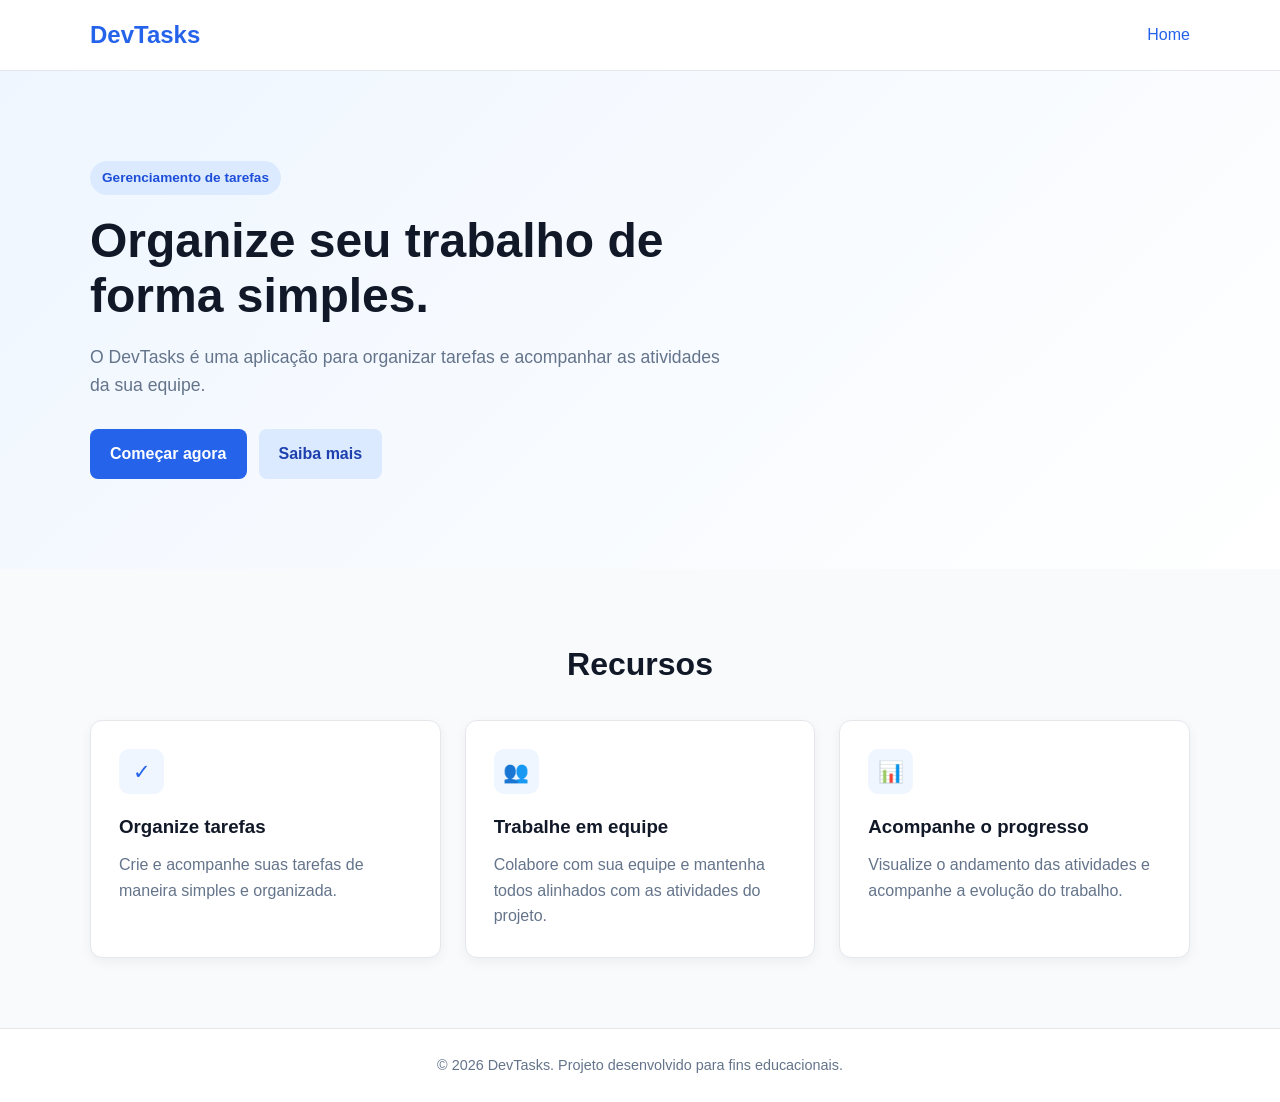
<file: Home/index.html>
<!DOCTYPE html>
<html lang="pt-BR">

<head>
    <meta charset="UTF-8">
    <meta name="viewport" content="width=device-width, initial-scale=1.0">
    <title>DevTasks - Home</title>

    <link rel="stylesheet" href="style.css">
</head>

<body>

    <header class="header">
        <div class="container header-content">
            <h1 class="logo">DevTasks</h1>

            <nav class="nav">
                <a href="index.html" class="active">Home</a>
            </nav>
        </div>
    </header>

    <main>
        <section class="hero">
            <div class="container">
                <span class="badge">Gerenciamento de tarefas</span>

                <h2>Organize seu trabalho de forma simples.</h2>

                <p>
                    O DevTasks é uma aplicação para organizar tarefas
                    e acompanhar as atividades da sua equipe.
                </p>

                <div class="hero-actions">
                    <a href="#" class="button primary">Começar agora</a>
                    <a href="#" class="button secondary">Saiba mais</a>
                </div>
            </div>
        </section>

        <section class="features">
            <div class="container">
                <h2>Recursos</h2>

                <div class="cards">

                    <article class="card">
                        <div class="card-icon">✓</div>
                        <h3>Organize tarefas</h3>
                        <p>
                            Crie e acompanhe suas tarefas de maneira
                            simples e organizada.
                        </p>
                    </article>

                    <article class="card">
                        <div class="card-icon">👥</div>
                        <h3>Trabalhe em equipe</h3>
                        <p>
                            Colabore com sua equipe e mantenha todos
                            alinhados com as atividades do projeto.
                        </p>
                    </article>

                    <article class="card">
                        <div class="card-icon">📊</div>
                        <h3>Acompanhe o progresso</h3>
                        <p>
                            Visualize o andamento das atividades e
                            acompanhe a evolução do trabalho.
                        </p>
                    </article>

                </div>
            </div>
        </section>
    </main>

    <footer class="footer">
        <div class="container">
            <p>
                &copy; 2026 DevTasks. Projeto desenvolvido para fins educacionais.
            </p>
        </div>
    </footer>

</body>

</html>
</file>
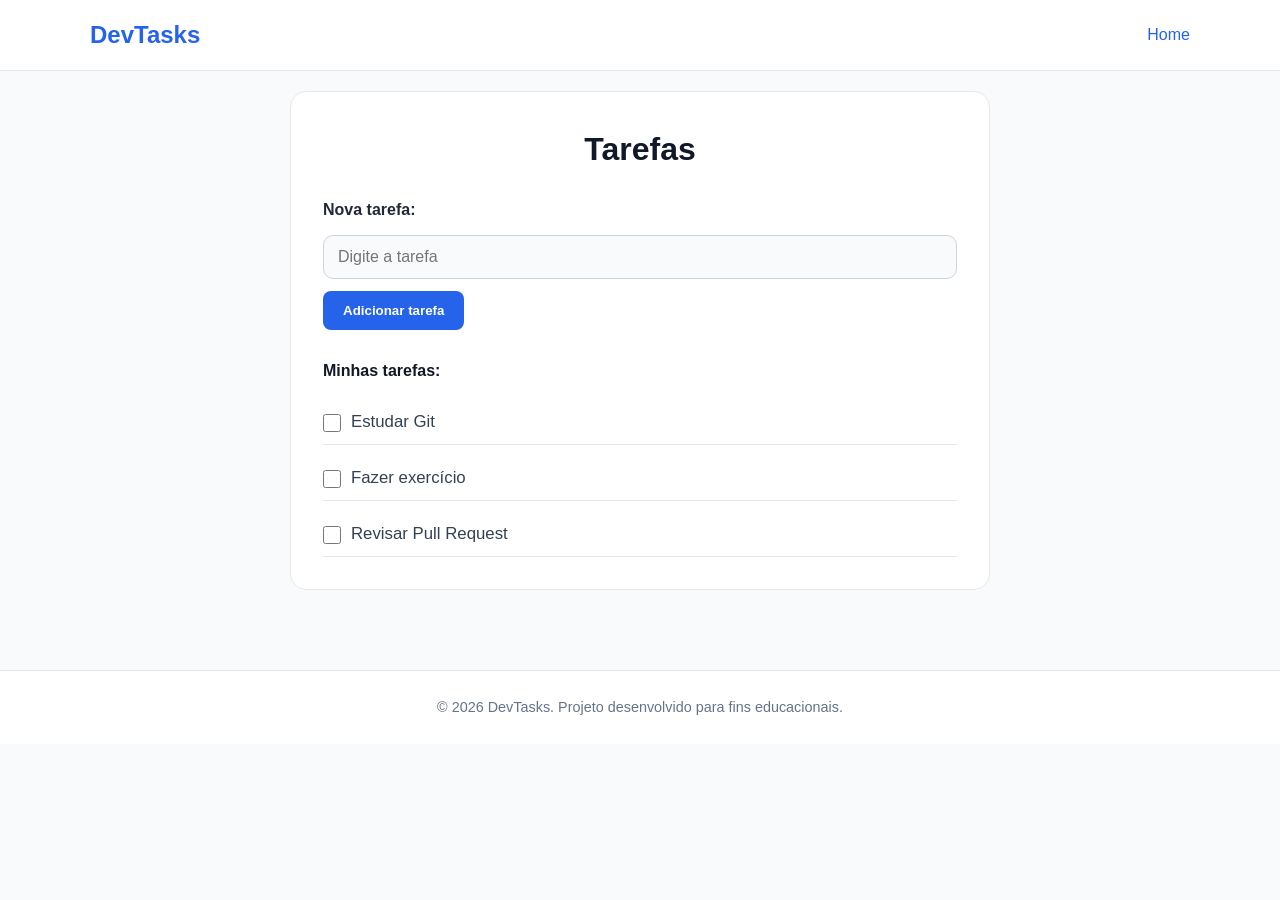
<file: Tarefas/index.html>
<!DOCTYPE html>
<html lang="pt-BR">

<head>
    <meta charset="UTF-8">
    <meta name="viewport" content="width=device-width, initial-scale=1.0">
    <title>DevTasks - Home</title>

    <link rel="stylesheet" href="style.css">
</head>

<body>

    <header class="header">
        <div class="container header-content">
            <h1 class="logo">DevTasks</h1>

            <nav class="nav">
                <a href="index.html" class="active">Home</a>
            </nav>
        </div>
    </header>

    <main>
        <section class="tasks">
            <div class="container task-panel">
                <h2>Tarefas</h2>

                <div class="task-form">
                    <label for="task-input">Nova tarefa:</label>
                    <input id="task-input" type="text" placeholder="Digite a tarefa">
                    <button type="button" class="button primary">Adicionar tarefa</button>
                </div>

                <div class="task-list-box">
                    <p>Minhas tarefas:</p>

                    <label class="task-item"><input type="checkbox"> Estudar Git</label>
                    <label class="task-item"><input type="checkbox"> Fazer exercício</label>
                    <label class="task-item"><input type="checkbox"> Revisar Pull Request</label>
                </div>
            </div>
        </section>
    </main>

    <footer class="footer">
        <div class="container">
            <p>
                &copy; 2026 DevTasks. Projeto desenvolvido para fins educacionais.
            </p>
        </div>
    </footer>

</body>

</html>
</file>
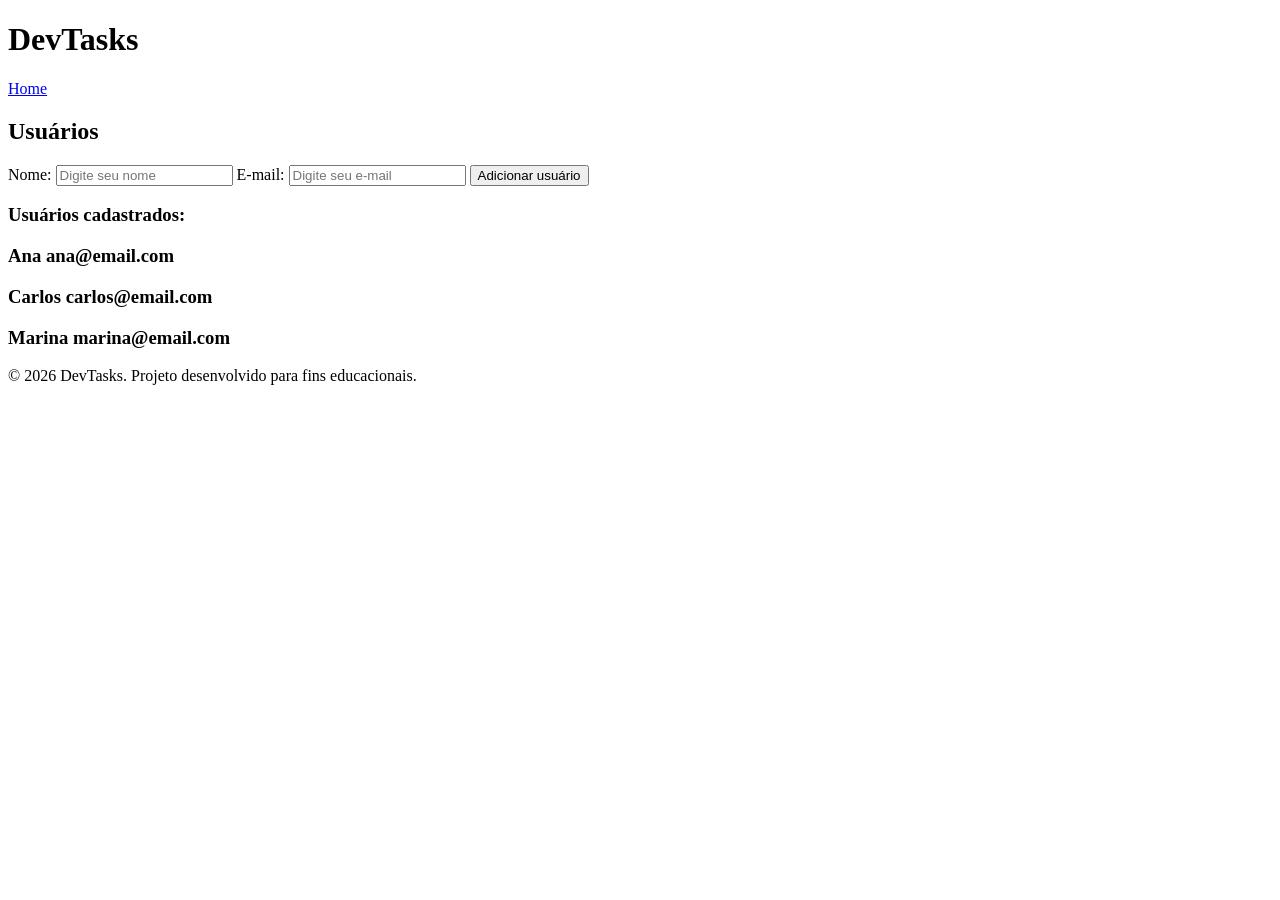
<file: Usuarios/index.html>
<!DOCTYPE html>
<html lang="pt-BR">

<head>
    <meta charset="UTF-8">
    <meta name="viewport" content="width=device-width, initial-scale=1.0">
    <title>Document</title>
</head>

<body>
    <header class="header">
        <div class="container header-content">
            <h1 class="logo">DevTasks</h1>

            <nav class="nav">
                <a href="index.html" class="active">Home</a>
            </nav>
        </div>
    </header>
    
    <main>
        <section class="feature">
        <div class="usuario">
            <h2>Usuários</h2>
            <form>
                <label for="nome">Nome:</label>
                <input type="text" id="nome" placeholder="Digite seu nome">

                <label for="email">E-mail:</label>
                <input type="email" id="email" placeholder="Digite seu e-mail">

                <button type="submit" class="button primary">Adicionar usuário</button>
            </form>

            <h3>Usuários cadastrados:</h3>
            <h3>Ana ana@email.com</h3>
            <h3>Carlos carlos@email.com</h3>
            <h3>Marina marina@email.com</h3>
        </div>
    </section>
    </main>
    
    <footer class="footer">
        <div class="container">
            <p>
                &copy; 2026 DevTasks. Projeto desenvolvido para fins educacionais.
            </p>
        </div>
    </footer>

</body>

</html>
</file>
<file: Home/style.css>
/* ========================================
   Reset
======================================== */

* {
    margin: 0;
    padding: 0;
    box-sizing: border-box;
}

body {
    font-family: Arial, Helvetica, sans-serif;
    color: #1f2937;
    background-color: #f8fafc;
    line-height: 1.6;
}

a {
    text-decoration: none;
    color: inherit;
}

.container {
    width: min(1100px, 90%);
    margin: 0 auto;
}


/* ========================================
   Header
======================================== */

.header {
    background-color: #ffffff;
    border-bottom: 1px solid #e5e7eb;
}

.header-content {
    min-height: 70px;

    display: flex;
    align-items: center;
    justify-content: space-between;
}

.logo {
    color: #2563eb;
    font-size: 1.5rem;
}

.nav {
    display: flex;
    gap: 24px;
}

.nav a {
    color: #64748b;
    font-weight: 500;
    transition: color 0.2s ease;
}

.nav a:hover,
.nav a.active {
    color: #2563eb;
}


/* ========================================
   Hero
======================================== */

.hero {
    padding: 90px 0;
    background: linear-gradient(
        135deg,
        #eff6ff 0%,
        #ffffff 100%
    );
}

.badge {
    display: inline-block;

    margin-bottom: 18px;
    padding: 6px 12px;

    color: #1d4ed8;
    background-color: #dbeafe;

    border-radius: 999px;

    font-size: 0.85rem;
    font-weight: 600;
}

.hero h2 {
    max-width: 700px;

    margin-bottom: 20px;

    color: #111827;

    font-size: 3rem;
    line-height: 1.15;
}

.hero p {
    max-width: 650px;

    margin-bottom: 30px;

    color: #64748b;
    font-size: 1.1rem;
}

.hero-actions {
    display: flex;
    gap: 12px;
}


/* ========================================
   Buttons
======================================== */

.button {
    display: inline-block;

    padding: 12px 20px;

    border-radius: 8px;

    font-weight: 600;

    transition: all 0.2s ease;
}

.button.primary {
    color: #ffffff;
    background-color: #2563eb;
}

.button.primary:hover {
    background-color: #1d4ed8;
}

.button.secondary {
    color: #1e40af;
    background-color: #dbeafe;
}

.button.secondary:hover {
    background-color: #bfdbfe;
}


/* ========================================
   Features
======================================== */

.features {
    padding: 70px 0;
}

.features > .container > h2 {
    margin-bottom: 30px;

    color: #111827;
    font-size: 2rem;
    text-align: center;
}

.cards {
    display: grid;
    grid-template-columns: repeat(3, 1fr);
    gap: 24px;
}

.card {
    padding: 28px;

    background-color: #ffffff;

    border: 1px solid #e5e7eb;
    border-radius: 12px;

    box-shadow: 0 4px 12px rgba(15, 23, 42, 0.05);
}

.card-icon {
    width: 45px;
    height: 45px;

    display: flex;
    align-items: center;
    justify-content: center;

    margin-bottom: 18px;

    color: #2563eb;
    background-color: #eff6ff;

    border-radius: 10px;

    font-size: 1.3rem;
}

.card h3 {
    margin-bottom: 10px;

    color: #111827;
}

.card p {
    color: #64748b;
}


/* ========================================
   Tasks
======================================== */

.tasks {
    padding: 20px 0 80px;
}

.task-panel {
    max-width: 700px;
    padding: 32px;
    background: #ffffff;
    border: 1px solid #e5e7eb;
    border-radius: 16px;
}

.task-panel h2 {
    margin-bottom: 22px;
    text-align: center;
    color: #111827;
    font-size: 2rem;
}

.task-form {
    display: flex;
    flex-direction: column;
    gap: 12px;
    margin-bottom: 28px;
}

.task-form label {
    font-weight: 600;
    color: #1f2937;
}

.task-form input {
    padding: 12px 14px;
    border: 1px solid #cbd5e1;
    border-radius: 10px;
    font-size: 1rem;
    background: #f8fafc;
}

.task-form input:focus {
    outline: 2px solid #bfdbfe;
    border-color: #60a5fa;
}

.task-form .button {
    width: fit-content;
    border: none;
    cursor: pointer;
}

.task-list-box {
    display: flex;
    flex-direction: column;
    gap: 12px;
}

.task-list-box p {
    margin-bottom: 6px;
    font-weight: 600;
    color: #111827;
}

.task-item {
    display: flex;
    align-items: center;
    gap: 10px;
    padding: 8px 0;
    color: #334155;
    font-size: 1.05rem;
    border-bottom: 1px solid #e2e8f0;
}

.task-item input {
    width: 18px;
    height: 18px;
    accent-color: #2563eb;
}


/* ========================================
   Footer
======================================== */

.footer {
    padding: 25px 0;

    color: #64748b;
    background-color: #ffffff;

    border-top: 1px solid #e5e7eb;

    text-align: center;

    font-size: 0.9rem;
}
</file>
<file: Tarefas/style.css>
/* ========================================
   Reset
======================================== */

* {
    margin: 0;
    padding: 0;
    box-sizing: border-box;
}

body {
    font-family: Arial, Helvetica, sans-serif;
    color: #1f2937;
    background-color: #f8fafc;
    line-height: 1.6;
}

a {
    text-decoration: none;
    color: inherit;
}

.container {
    width: min(1100px, 90%);
    margin: 0 auto;
}


/* ========================================
   Header
======================================== */

.header {
    background-color: #ffffff;
    border-bottom: 1px solid #e5e7eb;
}

.header-content {
    min-height: 70px;

    display: flex;
    align-items: center;
    justify-content: space-between;
}

.logo {
    color: #2563eb;
    font-size: 1.5rem;
}

.nav {
    display: flex;
    gap: 24px;
}

.nav a {
    color: #64748b;
    font-weight: 500;
    transition: color 0.2s ease;
}

.nav a:hover,
.nav a.active {
    color: #2563eb;
}


/* ========================================
   Hero
======================================== */

.hero {
    padding: 90px 0;
    background: linear-gradient(
        135deg,
        #eff6ff 0%,
        #ffffff 100%
    );
}

.badge {
    display: inline-block;

    margin-bottom: 18px;
    padding: 6px 12px;

    color: #1d4ed8;
    background-color: #dbeafe;

    border-radius: 999px;

    font-size: 0.85rem;
    font-weight: 600;
}

.hero h2 {
    max-width: 700px;

    margin-bottom: 20px;

    color: #111827;

    font-size: 3rem;
    line-height: 1.15;
}

.hero p {
    max-width: 650px;

    margin-bottom: 30px;

    color: #64748b;
    font-size: 1.1rem;
}

.hero-actions {
    display: flex;
    gap: 12px;
}


/* ========================================
   Buttons
======================================== */

.button {
    display: inline-block;

    padding: 12px 20px;

    border-radius: 8px;

    font-weight: 600;

    transition: all 0.2s ease;
}

.button.primary {
    color: #ffffff;
    background-color: #2563eb;
}

.button.primary:hover {
    background-color: #1d4ed8;
}


/* ========================================
   Tasks
======================================== */

.tasks {
    padding: 20px 0 80px;
}

.task-panel {
    max-width: 700px;
    padding: 32px;
    background: #ffffff;
    border: 1px solid #e5e7eb;
    border-radius: 16px;
}

.task-panel h2 {
    margin-bottom: 22px;
    text-align: center;
    color: #111827;
    font-size: 2rem;
}

.task-form {
    display: flex;
    flex-direction: column;
    gap: 12px;
    margin-bottom: 28px;
}

.task-form label {
    font-weight: 600;
    color: #1f2937;
}

.task-form input {
    padding: 12px 14px;
    border: 1px solid #cbd5e1;
    border-radius: 10px;
    font-size: 1rem;
    background: #f8fafc;
}

.task-form input:focus {
    outline: 2px solid #bfdbfe;
    border-color: #60a5fa;
}

.task-form .button {
    width: fit-content;
    border: none;
    cursor: pointer;
}

.task-list-box {
    display: flex;
    flex-direction: column;
    gap: 12px;
}

.task-list-box p {
    margin-bottom: 6px;
    font-weight: 600;
    color: #111827;
}

.task-item {
    display: flex;
    align-items: center;
    gap: 10px;
    padding: 8px 0;
    color: #334155;
    font-size: 1.05rem;
    border-bottom: 1px solid #e2e8f0;
}

.task-item input {
    width: 18px;
    height: 18px;
    accent-color: #2563eb;
}


/* ========================================
   Footer
======================================== */

.footer {
    padding: 25px 0;

    color: #64748b;
    background-color: #ffffff;

    border-top: 1px solid #e5e7eb;

    text-align: center;

    font-size: 0.9rem;
}
</file>
